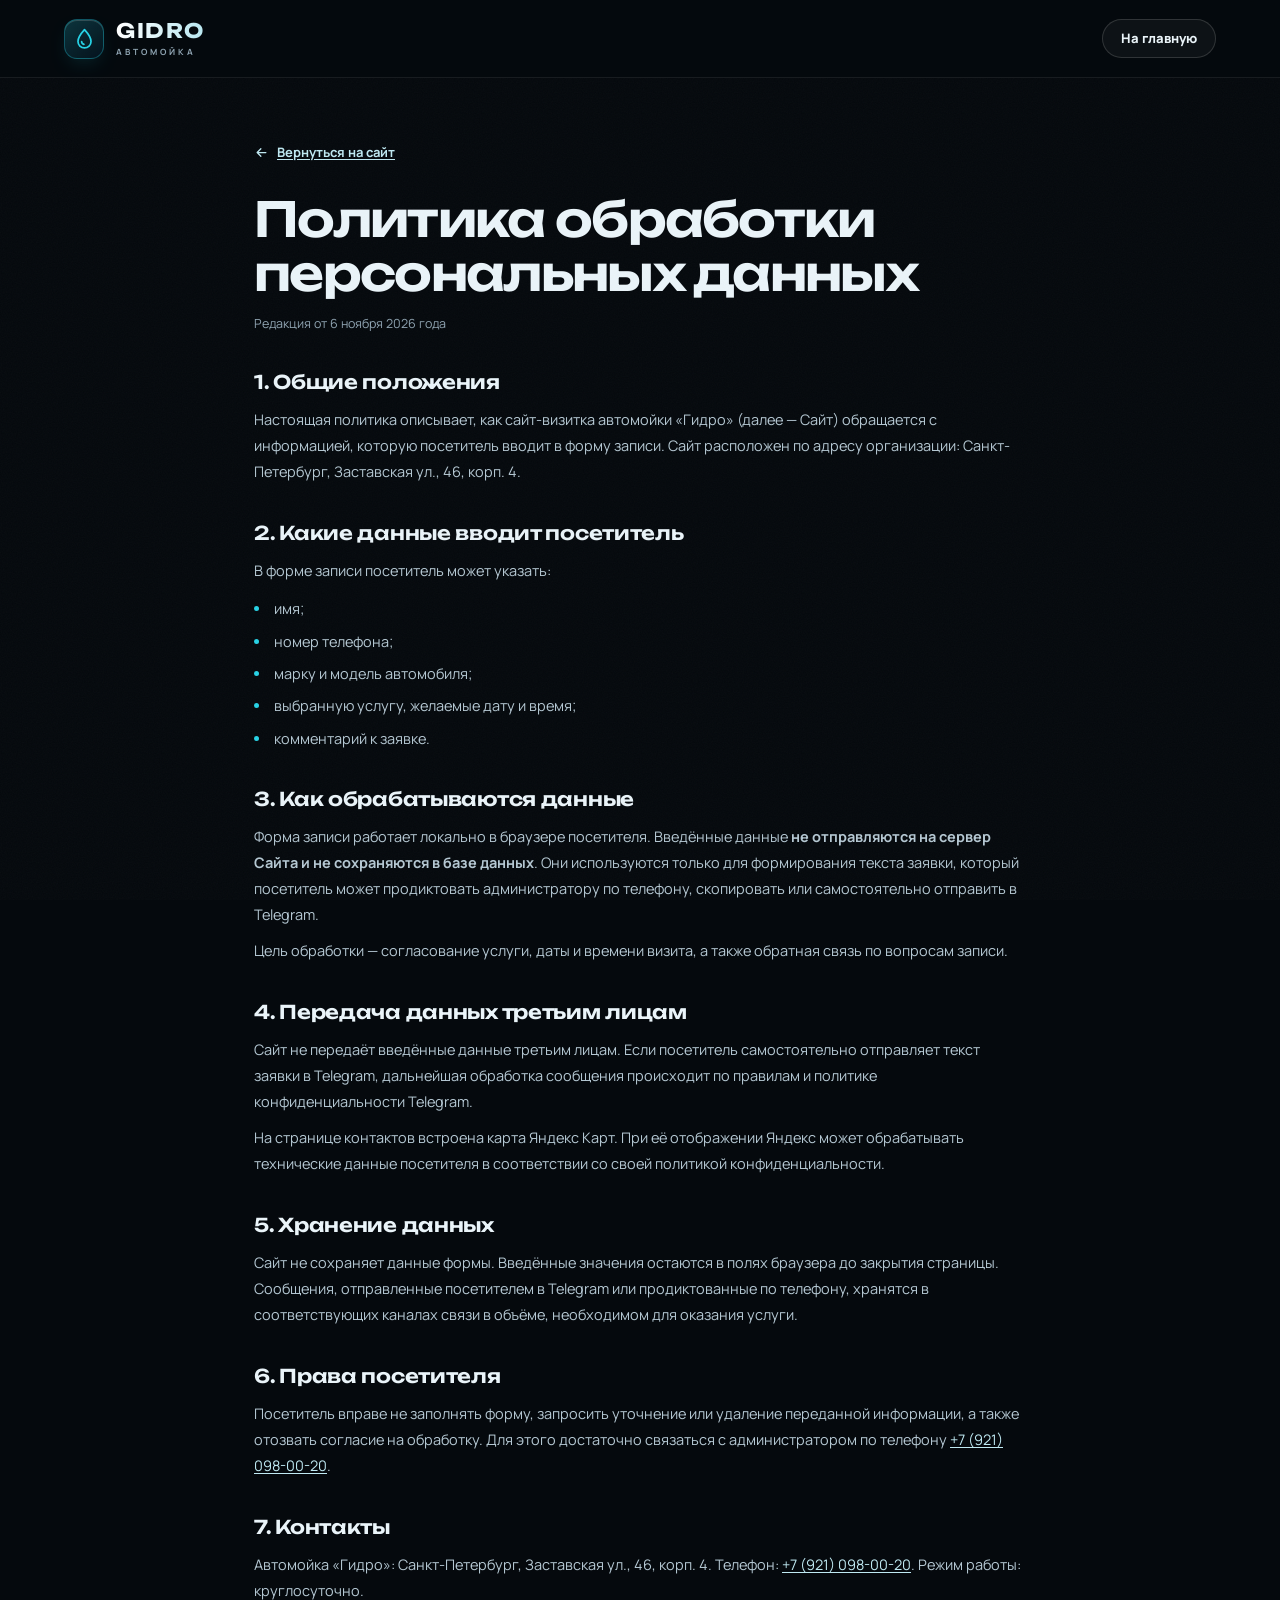
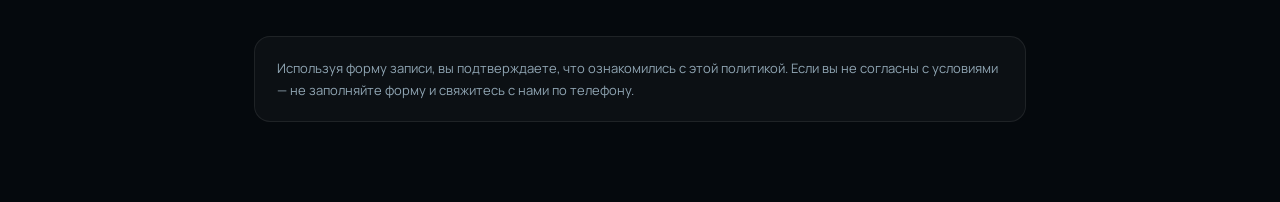
<file: privacy.html>
<!DOCTYPE html>
<html lang="ru">
<head>
  <meta charset="utf-8">
  <meta name="viewport" content="width=device-width, initial-scale=1">
  <title>Политика обработки персональных данных — Гидро</title>
  <meta name="description" content="Политика обработки персональных данных сайта автомойки Гидро на Заставской, 46, корп. 4.">
  <meta name="theme-color" content="#05090d">
  <link rel="icon" href="assets/favicon.svg" type="image/svg+xml">
  <link rel="preconnect" href="https://fonts.googleapis.com">
  <link rel="preconnect" href="https://fonts.gstatic.com" crossorigin>
  <link href="https://fonts.googleapis.com/css2?family=Manrope:wght@400;500;600;700;800&family=Unbounded:wght@500;600;700&display=swap" rel="stylesheet">
  <link rel="stylesheet" href="assets/css/style.css">
  <link rel="manifest" href="site.webmanifest">
  <meta name="msapplication-config" content="browserconfig.xml">
</head>
<body>
  <svg class="sprite" aria-hidden="true" focusable="false">
    <symbol id="i-droplet" viewBox="0 0 24 24" fill="none" stroke="currentColor" stroke-width="1.8" stroke-linecap="round" stroke-linejoin="round">
      <path d="M12 2.8S5.2 10.3 5.2 15.1a6.8 6.8 0 0 0 13.6 0C18.8 10.3 12 2.8 12 2.8Z"/>
      <path d="M9 15.2a3 3 0 0 0 2.4 2.9"/>
    </symbol>
    <symbol id="i-arrow" viewBox="0 0 24 24" fill="none" stroke="currentColor" stroke-width="2" stroke-linecap="round" stroke-linejoin="round">
      <path d="M5 12h14M13 6l6 6-6 6"/>
    </symbol>
  </svg>

  <header class="site-header is-scrolled">
    <div class="container header-inner">
      <a class="logo" href="index.html" aria-label="Гидро — на главную">
        <span class="logo__mark"><svg class="icon" aria-hidden="true"><use href="#i-droplet"/></svg></span>
        <span class="logo__text">
          <span class="logo__name">GIDRO</span>
          <span class="logo__sub">Автомойка</span>
        </span>
      </a>
      <a class="btn btn--ghost btn--small" href="index.html" style="margin-left:auto">На главную</a>
    </div>
  </header>

  <main class="container legal">
    <a class="legal__back" href="index.html">
      <svg class="icon" aria-hidden="true"><use href="#i-arrow"/></svg>
      Вернуться на сайт
    </a>

    <h1>Политика обработки персональных данных</h1>
    <div class="legal__date">Редакция от 6 ноября 2026 года</div>

    <h2>1. Общие положения</h2>
    <p>Настоящая политика описывает, как сайт-визитка автомойки «Гидро» (далее — Сайт) обращается с информацией, которую посетитель вводит в форму записи. Сайт расположен по адресу организации: Санкт-Петербург, Заставская ул., 46, корп. 4.</p>

    <h2>2. Какие данные вводит посетитель</h2>
    <p>В форме записи посетитель может указать:</p>
    <ul>
      <li>имя;</li>
      <li>номер телефона;</li>
      <li>марку и модель автомобиля;</li>
      <li>выбранную услугу, желаемые дату и время;</li>
      <li>комментарий к заявке.</li>
    </ul>

    <h2>3. Как обрабатываются данные</h2>
    <p>Форма записи работает локально в браузере посетителя. Введённые данные <strong>не отправляются на сервер Сайта и не сохраняются в базе данных</strong>. Они используются только для формирования текста заявки, который посетитель может продиктовать администратору по телефону, скопировать или самостоятельно отправить в Telegram.</p>
    <p>Цель обработки — согласование услуги, даты и времени визита, а также обратная связь по вопросам записи.</p>

    <h2>4. Передача данных третьим лицам</h2>
    <p>Сайт не передаёт введённые данные третьим лицам. Если посетитель самостоятельно отправляет текст заявки в Telegram, дальнейшая обработка сообщения происходит по правилам и политике конфиденциальности Telegram.</p>
    <p>На странице контактов встроена карта Яндекс Карт. При её отображении Яндекс может обрабатывать технические данные посетителя в соответствии со своей политикой конфиденциальности.</p>

    <h2>5. Хранение данных</h2>
    <p>Сайт не сохраняет данные формы. Введённые значения остаются в полях браузера до закрытия страницы. Сообщения, отправленные посетителем в Telegram или продиктованные по телефону, хранятся в соответствующих каналах связи в объёме, необходимом для оказания услуги.</p>

    <h2>6. Права посетителя</h2>
    <p>Посетитель вправе не заполнять форму, запросить уточнение или удаление переданной информации, а также отозвать согласие на обработку. Для этого достаточно связаться с администратором по телефону <a href="tel:+79210980020">+7 (921) 098-00-20</a>.</p>

    <h2>7. Контакты</h2>
    <p>Автомойка «Гидро»: Санкт-Петербург, Заставская ул., 46, корп. 4. Телефон: <a href="tel:+79210980020">+7 (921) 098-00-20</a>. Режим работы: круглосуточно.</p>

    <div class="legal__note">
      Используя форму записи, вы подтверждаете, что ознакомились с этой политикой. Если вы не согласны с условиями — не заполняйте форму и свяжитесь с нами по телефону.
    </div>
  </main>
</body>
</html>
</file>
<file: assets/css/style.css>
/* ==========================================================================
   GIDRO — автомойка на Заставской
   ========================================================================== */

:root {
  --bg: #05090d;
  --bg-soft: #081018;
  --card: #0b141c;
  --card-2: #0e1a23;
  --text: #eaf4f9;
  --muted: #8fa4b2;
  --line: rgba(255, 255, 255, 0.08);
  --cyan: #27d3e6;
  --blue: #1b8dff;
  --gold: #ffd15c;
  --green: #43e08b;
  --grad: linear-gradient(120deg, #27d3e6, #1b8dff);
  --font-display: "Unbounded", "Manrope", system-ui, sans-serif;
  --font-body: "Manrope", system-ui, -apple-system, "Segoe UI", sans-serif;
  --radius: 22px;
  --container: 1200px;
  --header: 78px;
}

*,
*::before,
*::after {
  box-sizing: border-box;
}

html {
  scroll-behavior: smooth;
  scroll-padding-top: 100px;
  -webkit-text-size-adjust: 100%;
}

body {
  margin: 0;
  background: var(--bg);
  color: var(--text);
  font-family: var(--font-body);
  font-size: 16px;
  line-height: 1.6;
  overflow-x: hidden;
  -webkit-font-smoothing: antialiased;
  -moz-osx-font-smoothing: grayscale;
}

body::after {
  content: "";
  position: fixed;
  inset: 0;
  z-index: 1;
  pointer-events: none;
  opacity: 0.032;
  background-image: url("data:image/svg+xml,%3Csvg xmlns='http://www.w3.org/2000/svg' width='160' height='160'%3E%3Cfilter id='n'%3E%3CfeTurbulence type='fractalNoise' baseFrequency='.8' numOctaves='3' stitchTiles='stitch'/%3E%3C/filter%3E%3Crect width='100%25' height='100%25' filter='url(%23n)'/%3E%3C/svg%3E");
}

img {
  display: block;
  max-width: 100%;
}

a {
  color: inherit;
  text-decoration: none;
}

button {
  font: inherit;
  color: inherit;
}

ul,
ol {
  margin: 0;
  padding: 0;
  list-style: none;
}

h1,
h2,
h3,
h4,
p {
  margin: 0;
}

:focus-visible {
  outline: 2px solid var(--cyan);
  outline-offset: 3px;
  border-radius: 4px;
}

::selection {
  background: rgba(39, 211, 230, 0.35);
  color: #fff;
}

.sprite {
  position: absolute;
  width: 0;
  height: 0;
  overflow: hidden;
}

.icon {
  width: 20px;
  height: 20px;
  flex: none;
}

.container {
  width: 100%;
  max-width: var(--container);
  margin: 0 auto;
  padding: 0 24px;
}

.section {
  position: relative;
  padding: clamp(72px, 9vw, 118px) 0;
}

.section--soft {
  background: linear-gradient(180deg, rgba(255, 255, 255, 0.018), transparent 60%);
}

.eyebrow {
  display: inline-flex;
  align-items: center;
  gap: 12px;
  font-size: 11.5px;
  font-weight: 800;
  letter-spacing: 0.22em;
  text-transform: uppercase;
  color: var(--cyan);
}

.eyebrow::before {
  content: "";
  width: 28px;
  height: 1px;
  background: var(--grad);
}

.section-head {
  display: grid;
  grid-template-columns: minmax(0, 1fr) auto;
  align-items: end;
  gap: 24px 48px;
  margin-bottom: clamp(34px, 4.5vw, 54px);
}

.section-head h2 {
  margin-top: 18px;
  font-family: var(--font-display);
  font-size: clamp(29px, 3.8vw, 48px);
  font-weight: 600;
  line-height: 1.1;
  letter-spacing: -0.03em;
  max-width: 760px;
}

.section-head .lead {
  max-width: 560px;
  margin-top: 18px;
  color: var(--muted);
  font-size: 15.5px;
  line-height: 1.75;
}

.section-head__aside {
  align-self: end;
  justify-self: end;
}

.lead {
  color: var(--muted);
  font-size: 15.5px;
  line-height: 1.75;
}

.grad-text {
  background: var(--grad);
  -webkit-background-clip: text;
  background-clip: text;
  color: transparent;
}

/* ==========================================================================
   Buttons
   ========================================================================== */

.btn {
  display: inline-flex;
  align-items: center;
  justify-content: center;
  gap: 10px;
  padding: 15px 26px;
  border: 1px solid transparent;
  border-radius: 999px;
  font-size: 15px;
  font-weight: 800;
  line-height: 1.2;
  white-space: nowrap;
  cursor: pointer;
  transition: transform 0.2s ease, box-shadow 0.2s ease, background 0.2s ease,
    border-color 0.2s ease, filter 0.2s ease;
}

.btn .icon {
  width: 18px;
  height: 18px;
}

.btn--primary {
  background: var(--grad);
  color: #031017;
  box-shadow: 0 12px 38px -14px rgba(39, 211, 230, 0.75);
}

.btn--primary:hover {
  transform: translateY(-2px);
  filter: brightness(1.06);
  box-shadow: 0 18px 44px -14px rgba(39, 211, 230, 0.8);
}

.btn--ghost {
  background: rgba(255, 255, 255, 0.04);
  border-color: rgba(255, 255, 255, 0.14);
  color: var(--text);
}

.btn--ghost:hover {
  background: rgba(255, 255, 255, 0.08);
  border-color: rgba(39, 211, 230, 0.4);
  transform: translateY(-2px);
}

.btn--small {
  padding: 11px 18px;
  font-size: 13px;
}

.btn--full {
  width: 100%;
}

.btn:active {
  transform: translateY(0);
}

/* ==========================================================================
   Header
   ========================================================================== */

.site-header {
  position: fixed;
  inset: 0 0 auto;
  z-index: 60;
  display: flex;
  align-items: center;
  height: var(--header);
  border-bottom: 1px solid transparent;
  transition: background 0.3s ease, border-color 0.3s ease,
    backdrop-filter 0.3s ease;
}

.site-header.is-scrolled {
  background: rgba(5, 9, 13, 0.78);
  border-bottom-color: var(--line);
  -webkit-backdrop-filter: blur(18px);
  backdrop-filter: blur(18px);
}

.header-inner {
  display: flex;
  align-items: center;
  gap: 32px;
  width: 100%;
}

.logo {
  display: flex;
  align-items: center;
  gap: 12px;
  flex: none;
}

.logo__mark {
  display: grid;
  place-items: center;
  width: 40px;
  height: 40px;
  border: 1px solid rgba(39, 211, 230, 0.32);
  border-radius: 13px;
  background: linear-gradient(145deg, rgba(39, 211, 230, 0.22), rgba(27, 141, 255, 0.07));
  box-shadow: inset 0 1px 0 rgba(255, 255, 255, 0.16), 0 8px 24px -14px rgba(39, 211, 230, 0.8);
  color: var(--cyan);
}

.logo__mark .icon {
  width: 23px;
  height: 23px;
}

.logo__text {
  display: flex;
  flex-direction: column;
  line-height: 1;
}

.logo__name {
  font-family: var(--font-display);
  font-size: 20px;
  font-weight: 700;
  letter-spacing: 0.08em;
  background: linear-gradient(90deg, #ffffff, #b8e7f0);
  -webkit-background-clip: text;
  background-clip: text;
  color: transparent;
}

.logo__sub {
  margin-top: 7px;
  font-size: 8.5px;
  font-weight: 700;
  letter-spacing: 0.36em;
  text-transform: uppercase;
  color: var(--muted);
}

.nav {
  display: flex;
  align-items: center;
  gap: 26px;
  margin-left: auto;
}

.nav a {
  position: relative;
  padding: 6px 0;
  font-size: 14px;
  font-weight: 600;
  color: #b7c9d4;
  transition: color 0.2s ease;
}

.nav a::after {
  content: "";
  position: absolute;
  left: 0;
  bottom: 0;
  width: 100%;
  height: 1px;
  background: var(--grad);
  transform: scaleX(0);
  transform-origin: left;
  transition: transform 0.3s ease;
}

.nav a:hover {
  color: #fff;
}

.nav a:hover::after {
  transform: scaleX(1);
}

.header-phone {
  display: inline-flex;
  align-items: center;
  gap: 8px;
  font-size: 14px;
  font-weight: 800;
  color: #dcecf3;
  transition: color 0.2s ease;
}

.header-phone .icon {
  width: 16px;
  height: 16px;
  color: var(--cyan);
}

.header-phone:hover {
  color: var(--cyan);
}

.header-cta {
  flex: none;
}

.burger {
  display: none;
  align-items: center;
  justify-content: center;
  width: 42px;
  height: 42px;
  padding: 0;
  border: 1px solid var(--line);
  border-radius: 12px;
  background: rgba(255, 255, 255, 0.04);
  cursor: pointer;
}

.burger .icon {
  width: 20px;
  height: 20px;
}

.mobile-nav {
  position: fixed;
  top: var(--header);
  left: 0;
  right: 0;
  z-index: 55;
  display: flex;
  flex-direction: column;
  gap: 4px;
  padding: 18px 24px 24px;
  background: rgba(5, 10, 14, 0.97);
  border-bottom: 1px solid var(--line);
  -webkit-backdrop-filter: blur(20px);
  backdrop-filter: blur(20px);
  opacity: 0;
  visibility: hidden;
  transform: translateY(-10px);
  transition: opacity 0.25s ease, visibility 0.25s ease, transform 0.25s ease;
}

.mobile-nav.is-open {
  opacity: 1;
  visibility: visible;
  transform: none;
}

.mobile-nav a {
  padding: 13px 4px;
  border-bottom: 1px solid var(--line);
  font-size: 16px;
  font-weight: 700;
}

.mobile-nav a:last-of-type {
  border-bottom: 0;
}

.mobile-nav .mobile-nav__phone {
  margin-top: 10px;
  padding: 14px;
  border: 1px solid rgba(39, 211, 230, 0.3);
  border-radius: 14px;
  background: rgba(39, 211, 230, 0.08);
  color: var(--cyan);
  text-align: center;
  border-bottom: 1px solid rgba(39, 211, 230, 0.3);
}

/* ==========================================================================
   Hero
   ========================================================================== */

.hero {
  position: relative;
  padding-top: calc(var(--header) + 46px);
  overflow: hidden;
}

.hero::before {
  content: "";
  position: absolute;
  top: -240px;
  left: 50%;
  width: min(1400px, 140vw);
  height: 900px;
  transform: translateX(-50%);
  background:
    radial-gradient(closest-side at 22% 38%, rgba(39, 211, 230, 0.17), transparent 72%),
    radial-gradient(closest-side at 80% 26%, rgba(27, 141, 255, 0.16), transparent 72%),
    radial-gradient(closest-side at 52% 76%, rgba(39, 211, 230, 0.05), transparent 72%);
  filter: blur(20px);
  pointer-events: none;
}

.hero__grid {
  position: relative;
  z-index: 2;
  display: grid;
  grid-template-columns: 1.06fr 0.94fr;
  align-items: center;
  gap: clamp(34px, 5vw, 74px);
}

.hero__content {
  padding-bottom: 16px;
}

.hero__location {
  display: inline-flex;
  align-items: center;
  gap: 9px;
  padding: 8px 14px;
  border: 1px solid var(--line);
  border-radius: 999px;
  background: rgba(255, 255, 255, 0.035);
  font-size: 12px;
  font-weight: 700;
  letter-spacing: 0.04em;
  color: #b9cbd6;
}

.hero__location .icon {
  width: 14px;
  height: 14px;
  color: var(--cyan);
}

.hero h1 {
  margin-top: 26px;
  font-family: var(--font-display);
  font-size: clamp(38px, 5.4vw, 74px);
  font-weight: 700;
  line-height: 1.02;
  letter-spacing: -0.045em;
}

.hero h1 .grad-text {
  display: inline-block;
  padding-bottom: 0.12em;
  margin-bottom: -0.12em;
}

.hero__lead {
  max-width: 520px;
  margin-top: 24px;
  color: #a7bac6;
  font-size: 16.5px;
  line-height: 1.7;
}

.hero__lead strong {
  color: #e8f5fa;
  font-weight: 700;
}

.hero__actions {
  display: flex;
  flex-wrap: wrap;
  gap: 12px;
  margin-top: 32px;
}

.hero__note {
  display: flex;
  flex-wrap: wrap;
  gap: 8px 20px;
  margin-top: 22px;
  color: var(--muted);
  font-size: 12.5px;
}

.hero__note span {
  display: inline-flex;
  align-items: center;
  gap: 7px;
}

.hero__note .icon {
  width: 14px;
  height: 14px;
  color: var(--cyan);
}

.hero__media {
  position: relative;
}

.hero__media::before {
  content: "";
  position: absolute;
  inset: 8% -8% -6% 4%;
  border-radius: 40px;
  background: conic-gradient(from 210deg at 60% 40%, rgba(39, 211, 230, 0.22), rgba(27, 141, 255, 0.08), transparent 55%);
  filter: blur(46px);
  pointer-events: none;
}

.hero__photo {
  position: relative;
  aspect-ratio: 4 / 5;
  max-height: 660px;
  border: 1px solid rgba(255, 255, 255, 0.13);
  border-radius: 30px;
  overflow: hidden;
  box-shadow: 0 50px 100px -46px rgba(0, 0, 0, 0.9), 0 0 90px -38px rgba(39, 211, 230, 0.5);
  isolation: isolate;
}

.hero__photo img {
  width: 100%;
  height: 100%;
  object-fit: cover;
  object-position: 50% 52%;
  transform: scale(1.015);
}

.hero__photo::after {
  content: "";
  position: absolute;
  inset: 0;
  background: linear-gradient(180deg, rgba(4, 9, 13, 0.34), transparent 30%, transparent 52%, rgba(4, 9, 13, 0.9));
  pointer-events: none;
}

.hero__live {
  position: absolute;
  top: 16px;
  left: 16px;
  z-index: 2;
  display: inline-flex;
  align-items: center;
  gap: 8px;
  padding: 9px 13px;
  border: 1px solid rgba(255, 255, 255, 0.15);
  border-radius: 999px;
  background: rgba(5, 13, 18, 0.62);
  -webkit-backdrop-filter: blur(12px);
  backdrop-filter: blur(12px);
  font-size: 11px;
  font-weight: 800;
  letter-spacing: 0.05em;
  color: #e9f6fa;
}

.hero__live-dot {
  width: 7px;
  height: 7px;
  border-radius: 50%;
  background: var(--green);
  box-shadow: 0 0 0 4px rgba(67, 224, 139, 0.16);
  animation: pulse 2.4s ease-in-out infinite;
}

.hero__award {
  position: absolute;
  top: 16px;
  right: 16px;
  z-index: 2;
  display: inline-flex;
  align-items: center;
  gap: 7px;
  padding: 9px 13px;
  border: 1px solid rgba(255, 209, 92, 0.42);
  border-radius: 999px;
  background: linear-gradient(135deg, rgba(255, 209, 92, 0.2), rgba(255, 209, 92, 0.05));
  -webkit-backdrop-filter: blur(12px);
  backdrop-filter: blur(12px);
  color: #ffe6ab;
  font-size: 10.5px;
  font-weight: 800;
  letter-spacing: 0.04em;
  text-align: center;
}

.hero__award .icon {
  width: 14px;
  height: 14px;
}

.hero__rating {
  position: absolute;
  left: 16px;
  right: 16px;
  bottom: 16px;
  z-index: 2;
  display: flex;
  align-items: center;
  gap: 16px;
  padding: 15px 18px;
  border: 1px solid rgba(255, 255, 255, 0.15);
  border-radius: 18px;
  background: rgba(6, 15, 21, 0.72);
  -webkit-backdrop-filter: blur(16px);
  backdrop-filter: blur(16px);
}

.hero__rating-score {
  font-family: var(--font-display);
  font-size: 34px;
  font-weight: 700;
  line-height: 1;
  letter-spacing: -0.04em;
}

.stars {
  display: inline-flex;
  gap: 2px;
  color: var(--gold);
}

.stars .icon {
  width: 13px;
  height: 13px;
  fill: currentColor;
  stroke: none;
}

.hero__rating-stars {
  display: flex;
  align-items: center;
  gap: 7px;
  font-size: 12px;
  font-weight: 700;
  color: #eaf5fa;
}

.hero__rating-meta {
  margin-top: 3px;
  font-size: 11.5px;
  color: var(--muted);
}

.hero__rating-badge {
  display: inline-flex;
  align-items: center;
  gap: 5px;
  margin-left: 2px;
  font-size: 10px;
  font-weight: 800;
  letter-spacing: 0.06em;
  text-transform: uppercase;
  color: #d6e6ee;
}

.hero__rating-badge::before {
  content: "";
  width: 12px;
  height: 12px;
  border-radius: 50%;
  background: linear-gradient(135deg, #ff4d4d, #ff8a3d);
}

.hero__stats {
  position: relative;
  z-index: 2;
  display: grid;
  grid-template-columns: repeat(4, minmax(0, 1fr));
  margin-top: clamp(42px, 6vw, 72px);
  border-top: 1px solid var(--line);
}

.stat {
  padding: 26px 24px 32px 28px;
  border-left: 1px solid var(--line);
}

.stat:first-child {
  padding-left: 0;
  border-left: 0;
}

.stat__value {
  font-family: var(--font-display);
  font-size: clamp(23px, 2.5vw, 31px);
  font-weight: 600;
  line-height: 1.1;
  letter-spacing: -0.03em;
  background: linear-gradient(90deg, #ffffff, #9fdfe9);
  -webkit-background-clip: text;
  background-clip: text;
  color: transparent;
}

.stat__label {
  margin-top: 7px;
  font-size: 12.5px;
  line-height: 1.45;
  color: var(--muted);
}

/* ==========================================================================
   Marquee
   ========================================================================== */

.marquee {
  position: relative;
  z-index: 2;
  overflow: hidden;
  padding: 18px 0;
  border-top: 1px solid var(--line);
  border-bottom: 1px solid var(--line);
  background: linear-gradient(90deg, rgba(39, 211, 230, 0.055), rgba(27, 141, 255, 0.035), rgba(39, 211, 230, 0.055));
}

.marquee__track {
  display: flex;
  width: max-content;
  animation: marquee 44s linear infinite;
}

.marquee:hover .marquee__track {
  animation-play-state: paused;
}

.marquee__group {
  display: flex;
  align-items: center;
  flex: none;
}

.marquee__item {
  display: inline-flex;
  align-items: center;
  gap: 26px;
  padding-right: 26px;
  font-family: var(--font-display);
  font-size: 11.5px;
  font-weight: 500;
  letter-spacing: 0.2em;
  text-transform: uppercase;
  color: #9bb4c2;
  white-space: nowrap;
}

.marquee__item::after {
  content: "";
  width: 5px;
  height: 5px;
  border-radius: 50%;
  background: var(--cyan);
  opacity: 0.7;
}

/* ==========================================================================
   Prices
   ========================================================================== */

.prices {
  display: grid;
  grid-template-columns: repeat(3, minmax(0, 1fr));
  gap: 18px;
}

.price-card {
  position: relative;
  display: flex;
  flex-direction: column;
  gap: 22px;
  padding: 30px;
  border: 1px solid var(--line);
  border-radius: 26px;
  background: linear-gradient(180deg, rgba(255, 255, 255, 0.045), rgba(255, 255, 255, 0.012));
  transition: transform 0.35s ease, border-color 0.35s ease, box-shadow 0.35s ease;
}

.price-card:hover {
  transform: translateY(-6px);
  border-color: rgba(39, 211, 230, 0.32);
  box-shadow: 0 34px 70px -46px rgba(0, 0, 0, 0.9);
}

.price-card--featured {
  border-color: rgba(39, 211, 230, 0.42);
  background:
    linear-gradient(165deg, rgba(39, 211, 230, 0.14), rgba(27, 141, 255, 0.05) 46%, rgba(255, 255, 255, 0.02));
  box-shadow: 0 30px 80px -48px rgba(39, 211, 230, 0.55);
}

.price-card--featured::before {
  content: "";
  position: absolute;
  inset: 0 12% auto;
  height: 1px;
  background: linear-gradient(90deg, transparent, rgba(39, 211, 230, 0.95), transparent);
}

.price-card__head {
  display: flex;
  align-items: flex-start;
  justify-content: space-between;
  gap: 14px;
}

.price-card__name {
  font-family: var(--font-display);
  font-size: 23px;
  font-weight: 600;
  line-height: 1.15;
  letter-spacing: -0.02em;
}

.price-card__tag {
  flex: none;
  padding: 5px 10px;
  border: 1px solid rgba(39, 211, 230, 0.36);
  border-radius: 999px;
  background: rgba(39, 211, 230, 0.1);
  font-size: 9.5px;
  font-weight: 800;
  letter-spacing: 0.1em;
  text-transform: uppercase;
  color: #8feff8;
  white-space: nowrap;
}

.price-card__price {
  display: flex;
  align-items: baseline;
  gap: 8px;
  margin-top: 8px;
}

.price-card__price b {
  font-family: var(--font-display);
  font-size: clamp(36px, 4vw, 46px);
  font-weight: 600;
  line-height: 1;
  letter-spacing: -0.045em;
}

.price-card__price span {
  font-size: 13px;
  font-weight: 600;
  color: var(--muted);
}

.price-card__desc {
  margin-top: 9px;
  font-size: 13.5px;
  line-height: 1.55;
  color: var(--muted);
}

.price-card ul {
  display: grid;
  flex: 1;
  gap: 11px;
  align-content: start;
  margin-top: -4px;
}

.price-card li {
  position: relative;
  padding-left: 27px;
  font-size: 14px;
  line-height: 1.5;
  color: #c7d9e3;
}

.price-card li::before {
  content: "";
  position: absolute;
  left: 0;
  top: 1px;
  width: 18px;
  height: 18px;
  border: 1px solid rgba(39, 211, 230, 0.28);
  border-radius: 50%;
  background: rgba(39, 211, 230, 0.1)
    url("data:image/svg+xml,%3Csvg xmlns='http://www.w3.org/2000/svg' viewBox='0 0 24 24' fill='none' stroke='%2327d3e6' stroke-width='3.2' stroke-linecap='round' stroke-linejoin='round'%3E%3Cpath d='M5 12l4.5 4.5L19 7'/%3E%3C/svg%3E")
    center / 10px 10px no-repeat;
}

.price-card__footer {
  display: flex;
  flex-direction: column;
  gap: 10px;
  margin-top: 2px;
}

.price-card__time {
  display: inline-flex;
  align-items: center;
  gap: 6px;
  font-size: 12px;
  color: var(--muted);
}

.price-card__time .icon {
  width: 14px;
  height: 14px;
  color: #7bdbe6;
}

.extras {
  display: flex;
  flex-wrap: wrap;
  align-items: center;
  gap: 10px;
  margin-top: 26px;
}

.extras__label {
  margin-right: 4px;
  font-size: 12px;
  font-weight: 800;
  letter-spacing: 0.14em;
  text-transform: uppercase;
  color: var(--muted);
}

.extras__item {
  display: inline-flex;
  align-items: center;
  gap: 8px;
  padding: 10px 16px;
  border: 1px solid var(--line);
  border-radius: 999px;
  background: rgba(255, 255, 255, 0.03);
  font-size: 13px;
  color: #b9cbd6;
  transition: border-color 0.2s ease, color 0.2s ease;
}

.extras__item::before {
  content: "";
  width: 5px;
  height: 5px;
  border-radius: 50%;
  background: var(--cyan);
}

.extras__item b {
  color: #ecf7fb;
  font-weight: 700;
}

.extras__item:hover {
  border-color: rgba(39, 211, 230, 0.35);
  color: #fff;
}

.prices__note {
  display: flex;
  align-items: flex-start;
  gap: 10px;
  max-width: 760px;
  margin-top: 26px;
  color: var(--muted);
  font-size: 12.5px;
  line-height: 1.65;
}

.prices__note .icon {
  width: 16px;
  height: 16px;
  margin-top: 2px;
  color: var(--cyan);
}

/* ==========================================================================
   Features
   ========================================================================== */

.features {
  display: grid;
  grid-template-columns: repeat(3, minmax(0, 1fr));
  gap: 18px;
}

.feature {
  position: relative;
  padding: 28px;
  border: 1px solid var(--line);
  border-radius: 22px;
  background: linear-gradient(180deg, rgba(255, 255, 255, 0.038), rgba(255, 255, 255, 0.01));
  transition: transform 0.3s ease, border-color 0.3s ease, background 0.3s ease;
}

.feature:hover {
  transform: translateY(-4px);
  border-color: rgba(39, 211, 230, 0.28);
  background: linear-gradient(180deg, rgba(39, 211, 230, 0.07), rgba(255, 255, 255, 0.012));
}

.feature__icon {
  display: grid;
  place-items: center;
  width: 50px;
  height: 50px;
  margin-bottom: 20px;
  border: 1px solid rgba(39, 211, 230, 0.24);
  border-radius: 15px;
  background: linear-gradient(145deg, rgba(39, 211, 230, 0.17), rgba(27, 141, 255, 0.06));
  color: var(--cyan);
  box-shadow: inset 0 1px 0 rgba(255, 255, 255, 0.1);
}

.feature__icon .icon {
  width: 23px;
  height: 23px;
}

.feature h3 {
  font-size: 17px;
  font-weight: 800;
  letter-spacing: -0.01em;
}

.feature p {
  margin-top: 8px;
  color: var(--muted);
  font-size: 14px;
  line-height: 1.65;
}

.feature__badge {
  position: absolute;
  top: 26px;
  right: 26px;
  padding: 4px 9px;
  border: 1px solid rgba(67, 224, 139, 0.3);
  border-radius: 999px;
  background: rgba(67, 224, 139, 0.08);
  font-size: 9.5px;
  font-weight: 800;
  letter-spacing: 0.1em;
  text-transform: uppercase;
  color: #8df0b6;
}

/* ==========================================================================
   Gallery
   ========================================================================== */

.gallery {
  columns: 3;
  column-gap: 16px;
}

.gallery__card {
  margin: 0 0 16px;
  break-inside: avoid;
}

.gallery__item {
  position: relative;
  display: block;
  width: 100%;
  padding: 0;
  overflow: hidden;
  border: 1px solid var(--line);
  border-radius: 18px;
  background: var(--card);
  cursor: zoom-in;
}

.gallery__item img {
  width: 100%;
  height: auto;
  transition: transform 0.65s cubic-bezier(0.22, 1, 0.36, 1);
}

.gallery__item::after {
  content: "";
  position: absolute;
  inset: 0;
  background: linear-gradient(180deg, transparent 52%, rgba(3, 8, 12, 0.88));
  opacity: 0.75;
  transition: opacity 0.3s ease;
}

.gallery__item:hover img {
  transform: scale(1.045);
}

.gallery__cap {
  position: absolute;
  left: 18px;
  right: 48px;
  bottom: 15px;
  z-index: 2;
  font-size: 13px;
  font-weight: 700;
  text-align: left;
  color: #fff;
  opacity: 0;
  transform: translateY(6px);
  transition: opacity 0.3s ease, transform 0.3s ease;
}

.gallery__zoom {
  position: absolute;
  top: 14px;
  right: 14px;
  z-index: 2;
  display: grid;
  place-items: center;
  width: 34px;
  height: 34px;
  border: 1px solid rgba(255, 255, 255, 0.18);
  border-radius: 50%;
  background: rgba(5, 12, 17, 0.55);
  -webkit-backdrop-filter: blur(8px);
  backdrop-filter: blur(8px);
  color: #fff;
  opacity: 0;
  transform: scale(0.9);
  transition: opacity 0.3s ease, transform 0.3s ease;
}

.gallery__zoom .icon {
  width: 15px;
  height: 15px;
}

.gallery__item:hover .gallery__cap,
.gallery__item:hover .gallery__zoom {
  opacity: 1;
  transform: none;
}

.gallery__item:hover::after {
  opacity: 1;
}

/* ==========================================================================
   Reviews
   ========================================================================== */

.reviews__grid {
  display: grid;
  grid-template-columns: 0.82fr 1.18fr;
  gap: 20px;
  align-items: start;
}

.rating-card {
  position: sticky;
  top: 100px;
  padding: 30px;
  border: 1px solid var(--line);
  border-radius: 26px;
  background:
    radial-gradient(120% 80% at 20% 0%, rgba(39, 211, 230, 0.1), transparent 60%),
    var(--card);
}

.rating-card__score {
  display: flex;
  align-items: baseline;
  gap: 14px;
}

.rating-card__score b {
  font-family: var(--font-display);
  font-size: 62px;
  font-weight: 600;
  line-height: 0.95;
  letter-spacing: -0.05em;
}

.rating-card__score span {
  color: var(--muted);
  font-size: 13px;
  line-height: 1.4;
}

.rating-card__stars {
  display: flex;
  align-items: center;
  gap: 10px;
  margin-top: 14px;
}

.rating-card__stars .stars .icon {
  width: 16px;
  height: 16px;
}

.rating-card__stars em {
  font-style: normal;
  font-size: 12px;
  font-weight: 700;
  color: #cfe1ea;
}

.rating-card__source {
  display: inline-flex;
  align-items: center;
  gap: 7px;
  margin-top: 8px;
  font-size: 11.5px;
  color: var(--muted);
}

.rating-card__source::before {
  content: "";
  width: 8px;
  height: 8px;
  border-radius: 50%;
  background: #ff3b3b;
}

.rating-bars {
  display: grid;
  gap: 14px;
  margin: 26px 0;
  padding-top: 22px;
  border-top: 1px solid var(--line);
}

.rating-bar__top {
  display: flex;
  justify-content: space-between;
  gap: 12px;
  margin-bottom: 7px;
  font-size: 12px;
  color: #c3d6e0;
}

.rating-bar__top b {
  color: #fff;
  font-weight: 800;
}

.rating-bar__track {
  height: 6px;
  border-radius: 999px;
  background: rgba(255, 255, 255, 0.08);
  overflow: hidden;
}

.rating-bar__fill {
  display: block;
  width: var(--w, 50%);
  height: 100%;
  border-radius: inherit;
  background: var(--grad);
}

.rating-card__note {
  margin-top: 12px;
  font-size: 10.5px;
  line-height: 1.5;
  color: #738a98;
}

.reviews__list {
  display: grid;
  gap: 16px;
}

.review {
  padding: 26px;
  border: 1px solid var(--line);
  border-radius: 22px;
  background: linear-gradient(180deg, rgba(255, 255, 255, 0.038), rgba(255, 255, 255, 0.01));
  transition: border-color 0.25s ease, transform 0.25s ease;
}

.review:hover {
  border-color: rgba(39, 211, 230, 0.24);
  transform: translateY(-3px);
}

.review__top {
  display: flex;
  align-items: center;
  justify-content: space-between;
  gap: 12px;
}

.review__date {
  font-size: 11.5px;
  color: var(--muted);
}

.review blockquote {
  margin: 14px 0 18px;
  color: #cbdde6;
  font-size: 14.5px;
  line-height: 1.7;
}

.review__author {
  display: flex;
  align-items: center;
  gap: 12px;
  padding-top: 16px;
  border-top: 1px dashed rgba(255, 255, 255, 0.1);
}

.review__avatar {
  display: grid;
  place-items: center;
  width: 40px;
  height: 40px;
  flex: none;
  border-radius: 50%;
  background: linear-gradient(135deg, rgba(39, 211, 230, 0.28), rgba(27, 141, 255, 0.18));
  border: 1px solid rgba(39, 211, 230, 0.3);
  font-size: 13px;
  font-weight: 800;
  color: #dff8fc;
}

.review__name {
  font-size: 13.5px;
  font-weight: 800;
}

.review__meta {
  margin-top: 2px;
  font-size: 11px;
  color: var(--muted);
}

.review__yandex {
  display: inline-flex;
  align-items: center;
  gap: 5px;
  margin-left: auto;
  font-size: 10.5px;
  font-weight: 700;
  color: #8fa7b5;
  white-space: nowrap;
}

.review__yandex::before {
  content: "";
  width: 7px;
  height: 7px;
  border-radius: 50%;
  background: #ff3b3b;
}

.reviews__more {
  display: flex;
  justify-content: center;
  margin-top: 26px;
}

/* ==========================================================================
   Booking
   ========================================================================== */

.booking {
  padding: clamp(56px, 7vw, 96px) 0;
}

.booking__panel {
  position: relative;
  display: grid;
  grid-template-columns: 0.92fr 1.08fr;
  gap: clamp(28px, 4.5vw, 56px);
  padding: clamp(26px, 4.5vw, 52px);
  overflow: hidden;
  border: 1px solid rgba(39, 211, 230, 0.22);
  border-radius: 32px;
  background:
    radial-gradient(100% 100% at 0% 0%, rgba(39, 211, 230, 0.13), transparent 55%),
    radial-gradient(90% 90% at 100% 100%, rgba(27, 141, 255, 0.1), transparent 55%),
    linear-gradient(180deg, #0a141c, #070d13);
}

.booking__panel::before {
  content: "";
  position: absolute;
  top: -220px;
  right: -160px;
  width: 460px;
  height: 460px;
  border-radius: 50%;
  background: radial-gradient(closest-side, rgba(39, 211, 230, 0.16), transparent);
  filter: blur(20px);
  pointer-events: none;
}

.booking__content {
  position: relative;
  z-index: 2;
}

.booking__content h2 {
  margin-top: 18px;
  font-family: var(--font-display);
  font-size: clamp(28px, 3.6vw, 44px);
  font-weight: 600;
  line-height: 1.1;
  letter-spacing: -0.035em;
}

.booking__content .lead {
  max-width: 440px;
  margin-top: 16px;
}

.booking__list {
  display: grid;
  gap: 11px;
  margin-top: 26px;
}

.booking__list li {
  position: relative;
  padding-left: 28px;
  font-size: 14px;
  color: #c4d7e1;
}

.booking__list li::before {
  content: "";
  position: absolute;
  left: 0;
  top: 1px;
  width: 18px;
  height: 18px;
  border-radius: 50%;
  background: rgba(39, 211, 230, 0.12)
    url("data:image/svg+xml,%3Csvg xmlns='http://www.w3.org/2000/svg' viewBox='0 0 24 24' fill='none' stroke='%2327d3e6' stroke-width='3.2' stroke-linecap='round' stroke-linejoin='round'%3E%3Cpath d='M5 12l4.5 4.5L19 7'/%3E%3C/svg%3E")
    center / 10px 10px no-repeat;
  border: 1px solid rgba(39, 211, 230, 0.26);
}

.booking__phone {
  margin-top: 32px;
  padding-top: 24px;
  border-top: 1px solid var(--line);
}

.booking__phone-label {
  font-size: 10.5px;
  font-weight: 800;
  letter-spacing: 0.16em;
  text-transform: uppercase;
  color: var(--muted);
}

.booking__phone a {
  display: inline-block;
  margin-top: 7px;
  font-family: var(--font-display);
  font-size: clamp(21px, 2.6vw, 28px);
  font-weight: 600;
  letter-spacing: -0.02em;
  transition: color 0.2s ease;
}

.booking__phone a:hover {
  color: var(--cyan);
}

.booking__socials {
  display: flex;
  flex-wrap: wrap;
  gap: 10px;
  margin-top: 18px;
}

.booking__form {
  position: relative;
  z-index: 2;
  padding: clamp(20px, 3vw, 30px);
  border: 1px solid rgba(255, 255, 255, 0.1);
  border-radius: 24px;
  background: rgba(4, 10, 15, 0.6);
  -webkit-backdrop-filter: blur(12px);
  backdrop-filter: blur(12px);
}

.form-grid {
  display: grid;
  grid-template-columns: 1fr 1fr;
  gap: 15px;
}

.field {
  display: flex;
  flex-direction: column;
  gap: 7px;
}

.field--full {
  grid-column: 1 / -1;
}

.field label {
  font-size: 10.5px;
  font-weight: 800;
  letter-spacing: 0.11em;
  text-transform: uppercase;
  color: #90a7b5;
}

.field input,
.field select,
.field textarea {
  width: 100%;
  padding: 13px 14px;
  border: 1px solid rgba(255, 255, 255, 0.1);
  border-radius: 12px;
  background: rgba(255, 255, 255, 0.04);
  color: var(--text);
  font: inherit;
  font-size: 14px;
  transition: border-color 0.2s ease, background 0.2s ease, box-shadow 0.2s ease;
  appearance: none;
  -webkit-appearance: none;
}

.field input::placeholder,
.field textarea::placeholder {
  color: #5f7483;
}

.field textarea {
  min-height: 76px;
  resize: vertical;
}

.field select {
  padding-right: 38px;
  background-image: url("data:image/svg+xml,%3Csvg xmlns='http://www.w3.org/2000/svg' viewBox='0 0 24 24' fill='none' stroke='%238fa4b2' stroke-width='2' stroke-linecap='round' stroke-linejoin='round'%3E%3Cpath d='M6 9l6 6 6-6'/%3E%3C/svg%3E");
  background-repeat: no-repeat;
  background-position: right 13px center;
  background-size: 15px;
}

.field select option {
  background: #0b141c;
  color: #eaf4f9;
}

.field input[type="date"],
.field input[type="time"] {
  color-scheme: dark;
  min-height: 47px;
}

.field input:focus,
.field select:focus,
.field textarea:focus {
  outline: none;
  border-color: rgba(39, 211, 230, 0.65);
  background: rgba(39, 211, 230, 0.055);
  box-shadow: 0 0 0 3px rgba(39, 211, 230, 0.12);
}

.field.is-invalid input,
.field.is-invalid select,
.field.is-invalid textarea {
  border-color: rgba(255, 107, 107, 0.75);
  background: rgba(255, 107, 107, 0.05);
}

.field__error {
  display: none;
  font-size: 11px;
  line-height: 1.4;
  color: #ff8f8f;
}

.field.is-invalid .field__error {
  display: block;
}

.form-submit {
  margin-top: 18px;
}

.form-consent {
  margin-top: 12px;
  font-size: 10.5px;
  line-height: 1.55;
  color: #6f8694;
}

.form-consent a {
  color: #a9ced9;
  text-decoration: underline;
  text-underline-offset: 2px;
}

.form-consent a:hover {
  color: var(--cyan);
}

.form-noscript {
  margin-top: 12px;
  font-size: 12px;
  color: var(--muted);
}

.form-success {
  display: none;
}

.form-success.is-visible {
  display: block;
  animation: fadeUp 0.45s ease both;
}

.form-success__icon {
  display: grid;
  place-items: center;
  width: 54px;
  height: 54px;
  border: 1px solid rgba(67, 224, 139, 0.4);
  border-radius: 50%;
  background: rgba(67, 224, 139, 0.1);
  color: var(--green);
}

.form-success__icon .icon {
  width: 26px;
  height: 26px;
}

.form-success h3 {
  margin-top: 16px;
  font-family: var(--font-display);
  font-size: 21px;
  font-weight: 600;
  letter-spacing: -0.02em;
}

.form-success p {
  margin-top: 8px;
  font-size: 13.5px;
  line-height: 1.6;
  color: var(--muted);
}

.form-success__summary {
  margin: 18px 0;
  padding: 16px;
  border: 1px solid var(--line);
  border-radius: 14px;
  background: rgba(255, 255, 255, 0.04);
  color: #cfe0e9;
  font-size: 13px;
  line-height: 1.7;
  white-space: pre-line;
}

.form-success__actions {
  display: flex;
  flex-wrap: wrap;
  gap: 9px;
}

.copy-feedback {
  min-height: 16px;
  margin-top: 8px;
  font-size: 11.5px;
  color: var(--cyan);
}

.booking__form.is-sent .form-body,
.booking__form.is-sent .form-submit,
.booking__form.is-sent .form-consent,
.booking__form.is-sent .form-noscript {
  display: none;
}

/* ==========================================================================
   Contacts
   ========================================================================== */

.contacts__grid {
  display: grid;
  grid-template-columns: 0.9fr 1.1fr;
  gap: 20px;
  align-items: stretch;
}

.contact-card {
  padding: clamp(24px, 3vw, 34px);
  border: 1px solid var(--line);
  border-radius: 26px;
  background:
    radial-gradient(120% 80% at 100% 0%, rgba(27, 141, 255, 0.08), transparent 55%),
    var(--card);
}

.contact-list {
  display: grid;
  gap: 18px;
  margin-top: 24px;
}

.contact-item {
  display: flex;
  align-items: flex-start;
  gap: 14px;
}

.contact-item__icon {
  display: grid;
  place-items: center;
  width: 40px;
  height: 40px;
  flex: none;
  border: 1px solid rgba(39, 211, 230, 0.22);
  border-radius: 12px;
  background: rgba(39, 211, 230, 0.08);
  color: var(--cyan);
}

.contact-item__icon .icon {
  width: 18px;
  height: 18px;
}

.contact-item__label {
  font-size: 10px;
  font-weight: 800;
  letter-spacing: 0.15em;
  text-transform: uppercase;
  color: var(--muted);
}

.contact-item__value {
  margin-top: 3px;
  font-size: 15px;
  font-weight: 700;
  line-height: 1.5;
  color: #e3f1f7;
}

.contact-item__value small {
  display: block;
  margin-top: 2px;
  font-size: 12px;
  font-weight: 500;
  color: var(--muted);
}

a.contact-item__value:hover {
  color: var(--cyan);
}

.contact-note {
  margin-top: 26px;
  padding-top: 22px;
  border-top: 1px solid var(--line);
}

.contact-note b {
  display: flex;
  align-items: center;
  gap: 8px;
  font-size: 12px;
  letter-spacing: 0.08em;
  text-transform: uppercase;
  color: #cfe3ec;
}

.contact-note b .icon {
  width: 15px;
  height: 15px;
  color: var(--cyan);
}

.contact-note p {
  margin-top: 8px;
  font-size: 13px;
  line-height: 1.65;
  color: var(--muted);
}

.contact-actions {
  display: flex;
  flex-wrap: wrap;
  gap: 10px;
  margin-top: 22px;
}

.map {
  position: relative;
  min-height: 460px;
  overflow: hidden;
  border: 1px solid var(--line);
  border-radius: 26px;
  background: #0d1720;
}

.map iframe {
  position: absolute;
  inset: 0;
  width: 100%;
  height: 100%;
  border: 0;
  filter: saturate(0.85) contrast(1.02);
}

.map__open {
  position: absolute;
  right: 14px;
  top: 14px;
  z-index: 2;
  display: inline-flex;
  align-items: center;
  gap: 7px;
  padding: 10px 14px;
  border: 1px solid rgba(255, 255, 255, 0.16);
  border-radius: 999px;
  background: rgba(5, 12, 17, 0.82);
  -webkit-backdrop-filter: blur(10px);
  backdrop-filter: blur(10px);
  font-size: 11.5px;
  font-weight: 700;
  color: #e4f2f8;
  box-shadow: 0 10px 26px -12px rgba(0, 0, 0, 0.8);
}

.map__open .icon {
  width: 13px;
  height: 13px;
  color: var(--cyan);
}

.map__open:hover {
  border-color: rgba(39, 211, 230, 0.45);
  color: #fff;
}

/* ==========================================================================
   Footer
   ========================================================================== */

.footer {
  position: relative;
  padding: 64px 0 26px;
  border-top: 1px solid var(--line);
  background: #04080b;
}

.footer__top {
  display: grid;
  grid-template-columns: 1.5fr 0.8fr 1fr 1fr;
  gap: 32px;
}

.footer__brand p {
  max-width: 290px;
  margin-top: 16px;
  color: var(--muted);
  font-size: 13.5px;
  line-height: 1.65;
}

.footer__col h4 {
  margin-bottom: 16px;
  font-size: 10.5px;
  font-weight: 800;
  letter-spacing: 0.16em;
  text-transform: uppercase;
  color: #778e9c;
}

.footer__col ul {
  display: grid;
  gap: 10px;
}

.footer__col a,
.footer__col span {
  font-size: 13.5px;
  color: #b7c9d4;
  transition: color 0.2s ease;
}

.footer__col a:hover {
  color: var(--cyan);
}

.footer__bottom {
  display: flex;
  flex-wrap: wrap;
  align-items: center;
  justify-content: space-between;
  gap: 12px 28px;
  margin-top: 48px;
  padding-top: 24px;
  border-top: 1px solid var(--line);
  color: #6f8694;
  font-size: 11.5px;
}

.footer__bottom a {
  color: #9db4c1;
}

.footer__bottom a:hover {
  color: var(--cyan);
}

/* ==========================================================================
   Lightbox
   ========================================================================== */

.lightbox {
  width: min(1080px, 92vw);
  max-width: none;
  max-height: 92vh;
  padding: 0;
  border: 0;
  background: transparent;
  color: #fff;
  overflow: visible;
}

.lightbox::backdrop {
  background: rgba(2, 6, 9, 0.92);
  -webkit-backdrop-filter: blur(8px);
  backdrop-filter: blur(8px);
}

.lightbox__figure {
  margin: 0;
  text-align: center;
}

.lightbox__img {
  max-width: 100%;
  max-height: 78vh;
  margin: 0 auto;
  border-radius: 16px;
  object-fit: contain;
  box-shadow: 0 40px 100px rgba(0, 0, 0, 0.7);
}

.lightbox__cap {
  margin-top: 14px;
  font-size: 13px;
  color: #b9cbd6;
}

.lightbox__btn {
  position: fixed;
  display: grid;
  place-items: center;
  width: 46px;
  height: 46px;
  padding: 0;
  border: 1px solid rgba(255, 255, 255, 0.18);
  border-radius: 50%;
  background: rgba(12, 22, 30, 0.85);
  color: #fff;
  cursor: pointer;
  transition: background 0.2s ease, border-color 0.2s ease;
}

.lightbox__btn:hover {
  background: rgba(39, 211, 230, 0.2);
  border-color: rgba(39, 211, 230, 0.5);
}

.lightbox__btn .icon {
  width: 20px;
  height: 20px;
}

.lightbox__close {
  top: 22px;
  right: 22px;
}

.lightbox__prev {
  top: 50%;
  left: 22px;
  transform: translateY(-50%);
}

.lightbox__next {
  top: 50%;
  right: 22px;
  transform: translateY(-50%);
}

.lightbox__prev .icon {
  transform: rotate(180deg);
}

/* ==========================================================================
   Misc
   ========================================================================== */

.reveal {
  opacity: 0;
  transform: translateY(26px);
  transition: opacity 0.7s ease, transform 0.7s cubic-bezier(0.22, 1, 0.36, 1);
  transition-delay: var(--d, 0s);
}

.reveal.is-visible {
  opacity: 1;
  transform: none;
}

.skip-link {
  position: fixed;
  top: -100px;
  left: 16px;
  z-index: 100;
  padding: 12px 18px;
  border-radius: 10px;
  background: var(--cyan);
  color: #041016;
  font-weight: 800;
  transition: top 0.2s ease;
}

.skip-link:focus {
  top: 12px;
}

.mobile-bar {
  position: fixed;
  left: 12px;
  right: 12px;
  bottom: 12px;
  z-index: 70;
  display: none;
  gap: 9px;
  padding: 9px;
  border: 1px solid rgba(255, 255, 255, 0.13);
  border-radius: 18px;
  background: rgba(5, 11, 16, 0.9);
  -webkit-backdrop-filter: blur(18px);
  backdrop-filter: blur(18px);
  box-shadow: 0 20px 50px rgba(0, 0, 0, 0.55);
}

.mobile-bar .btn {
  flex: 1;
  padding: 12px 10px;
  font-size: 13px;
}

.mobile-bar .btn .icon {
  width: 16px;
  height: 16px;
}

@keyframes pulse {
  0%,
  100% {
    box-shadow: 0 0 0 4px rgba(67, 224, 139, 0.16);
  }
  50% {
    box-shadow: 0 0 0 7px rgba(67, 224, 139, 0.04);
  }
}

@keyframes marquee {
  from {
    transform: translateX(0);
  }
  to {
    transform: translateX(-50%);
  }
}

@keyframes fadeUp {
  from {
    opacity: 0;
    transform: translateY(14px);
  }
  to {
    opacity: 1;
    transform: none;
  }
}

/* ==========================================================================
   Responsive
   ========================================================================== */

@media (max-width: 1100px) {
  .nav {
    gap: 20px;
  }

  .header-phone {
    display: none;
  }

  .hero h1 {
    font-size: clamp(38px, 5.6vw, 62px);
  }
}

@media (max-width: 980px) {
  .nav,
  .header-cta {
    display: none;
  }

  .burger {
    display: inline-flex;
    margin-left: auto;
  }

  .hero {
    padding-top: calc(var(--header) + 30px);
  }

  .hero__grid {
    grid-template-columns: 1fr;
    gap: 42px;
  }

  .hero__content {
    padding-bottom: 0;
  }

  .hero h1 {
    font-size: clamp(40px, 8vw, 64px);
  }

  .hero__lead {
    max-width: 600px;
  }

  .hero__photo {
    aspect-ratio: 16 / 11;
    max-height: none;
  }

  .hero__photo img {
    object-position: 50% 45%;
  }

  .hero__media {
    max-width: 720px;
    width: 100%;
  }

  .hero__stats {
    margin-top: 44px;
  }

  .section-head {
    grid-template-columns: 1fr;
    align-items: start;
  }

  .section-head__aside {
    justify-self: start;
  }

  .prices {
    grid-template-columns: 1fr;
    max-width: 620px;
  }

  .price-card--featured {
    order: -1;
  }

  .features {
    grid-template-columns: repeat(2, minmax(0, 1fr));
  }

  .reviews__grid {
    grid-template-columns: 1fr;
  }

  .rating-card {
    position: static;
  }

  .booking__panel {
    grid-template-columns: 1fr;
  }

  .contacts__grid {
    grid-template-columns: 1fr;
  }

  .map {
    min-height: 400px;
  }

  .footer__top {
    grid-template-columns: 1fr 1fr;
  }
}

@media (max-width: 760px) {
  .mobile-bar {
    display: flex;
  }

  body {
    padding-bottom: 82px;
  }

  .gallery {
    columns: 2;
  }

  .hero__stats {
    grid-template-columns: repeat(2, minmax(0, 1fr));
  }

  .stat {
    padding: 20px 16px 24px 20px;
  }

  .stat:nth-child(odd) {
    padding-left: 0;
    border-left: 0;
  }

  .stat:nth-child(n + 3) {
    border-top: 1px solid var(--line);
  }

  .hero__actions .btn {
    flex: 1;
    min-width: 160px;
  }

  .form-grid {
    grid-template-columns: 1fr;
  }

  .footer__bottom {
    margin-top: 36px;
  }
}

@media (max-width: 560px) {
  .container {
    padding: 0 18px;
  }

  .hero__rating {
    padding: 13px 14px;
    gap: 12px;
  }

  .hero__rating-score {
    font-size: 29px;
  }

  .hero__award {
    font-size: 9.5px;
    padding: 8px 10px;
  }

  .features {
    grid-template-columns: 1fr;
  }

  .gallery {
    columns: 1;
  }

  .price-card {
    padding: 24px;
  }

  .footer__top {
    grid-template-columns: 1fr;
    gap: 28px;
  }

  .lightbox__prev {
    left: 10px;
  }

  .lightbox__next {
    right: 10px;
  }

  .lightbox__close {
    top: 12px;
    right: 12px;
  }

  .lightbox__btn {
    width: 40px;
    height: 40px;
  }

  .reviews__more .btn {
    width: 100%;
  }
}

@media (hover: none) {
  .gallery__cap {
    opacity: 1;
    transform: none;
  }

  .gallery__zoom {
    opacity: 1;
    transform: none;
  }
}

@media (prefers-reduced-motion: reduce) {
  html {
    scroll-behavior: auto;
  }

  *,
  *::before,
  *::after {
    animation-duration: 0.01ms !important;
    animation-iteration-count: 1 !important;
    transition-duration: 0.01ms !important;
  }

  .reveal {
    opacity: 1;
    transform: none;
  }
}

/* ==========================================================================
   Legal page
   ========================================================================== */

.legal {
  max-width: 820px;
  padding-top: calc(var(--header) + 64px);
  padding-bottom: 80px;
}

.legal__back {
  display: inline-flex;
  align-items: center;
  gap: 8px;
  margin-bottom: 30px;
  font-size: 13px;
  font-weight: 700;
  color: var(--muted);
  transition: color 0.2s ease;
}

.legal__back .icon {
  width: 15px;
  height: 15px;
  transform: rotate(180deg);
}

.legal__back:hover {
  color: var(--cyan);
}

.legal h1 {
  font-family: var(--font-display);
  font-size: clamp(30px, 4.4vw, 48px);
  font-weight: 600;
  line-height: 1.12;
  letter-spacing: -0.035em;
}

.legal__date {
  margin-top: 14px;
  font-size: 12.5px;
  color: var(--muted);
}

.legal h2 {
  margin-top: 36px;
  margin-bottom: 12px;
  font-family: var(--font-display);
  font-size: 19px;
  font-weight: 600;
  line-height: 1.3;
  letter-spacing: -0.015em;
}

.legal p {
  margin-top: 10px;
  color: #b5c8d3;
  font-size: 14.5px;
  line-height: 1.8;
}

.legal ul {
  display: grid;
  gap: 7px;
  margin-top: 12px;
}

.legal li {
  position: relative;
  padding-left: 20px;
  color: #b5c8d3;
  font-size: 14.5px;
  line-height: 1.75;
}

.legal li::before {
  content: "";
  position: absolute;
  left: 0;
  top: 10px;
  width: 5px;
  height: 5px;
  border-radius: 50%;
  background: var(--cyan);
}

.legal a {
  color: #bfe9f2;
  text-decoration: underline;
  text-underline-offset: 2px;
}

.legal a:hover {
  color: var(--cyan);
}

.legal__note {
  margin-top: 32px;
  padding: 20px 22px;
  border: 1px solid var(--line);
  border-radius: 16px;
  background: rgba(255, 255, 255, 0.03);
  color: var(--muted);
  font-size: 13px;
  line-height: 1.7;
}

/* == CONTENT-MARKER == */
</file>
